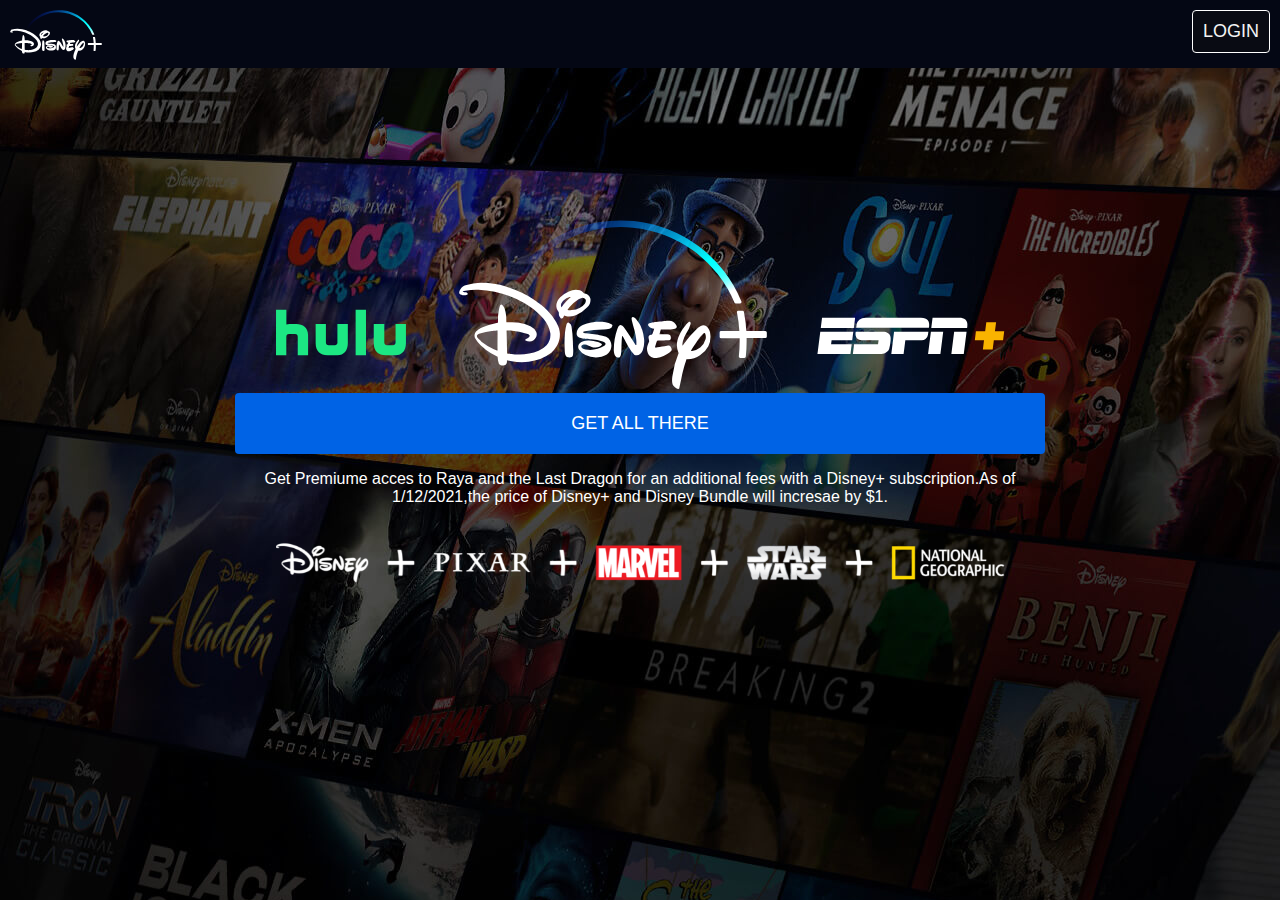
<file: DisneyClone/index.html>
<!DOCTYPE html>
<html lang="en">
<head>
    <link rel="stylesheet" href="styles.css" type="text/css">
    <meta charset="UTF-8">
    <meta http-equiv="X-UA-Compatible" content="IE=edge">
    <meta name="viewport" content="width=device-width, initial-scale=1.0">
    <title>Disney clone</title>
</head>

<body>

    
        <nav class="navbar">
            <div class="navbar-header">
              <a href="#" class="header-link"><img class="title header-logo" height=50px  src="image\logo.svg"/></a>
              <button class="button-big">Login</button>
            </div>
        </nav>
        <!--MAIN---->
        <div class="container">
        <main>
            <div class="landing-page" style="margin-top:80px;">
                <img src="image\cta-logo-one.svg" class="landing-page logo"style="margin-top:10px;"/>
               <a href="index2.html"><button class="logo-button">Get all there</button></a> 
                <p class="logo-p" style="color:white;">Get Premiume acces to Raya and the Last Dragon for an additional
                fees with a Disney+ subscription.As of 1/12/2021,the price of Disney+
                and Disney Bundle will incresae by $1.
                </p>
                <img src="image\cta-logo-two.svg.png" class="landing-page logo"style="margin-top:10px;"/>
            </div>
        </main>
    
</div>
</body>
</html>
</file>
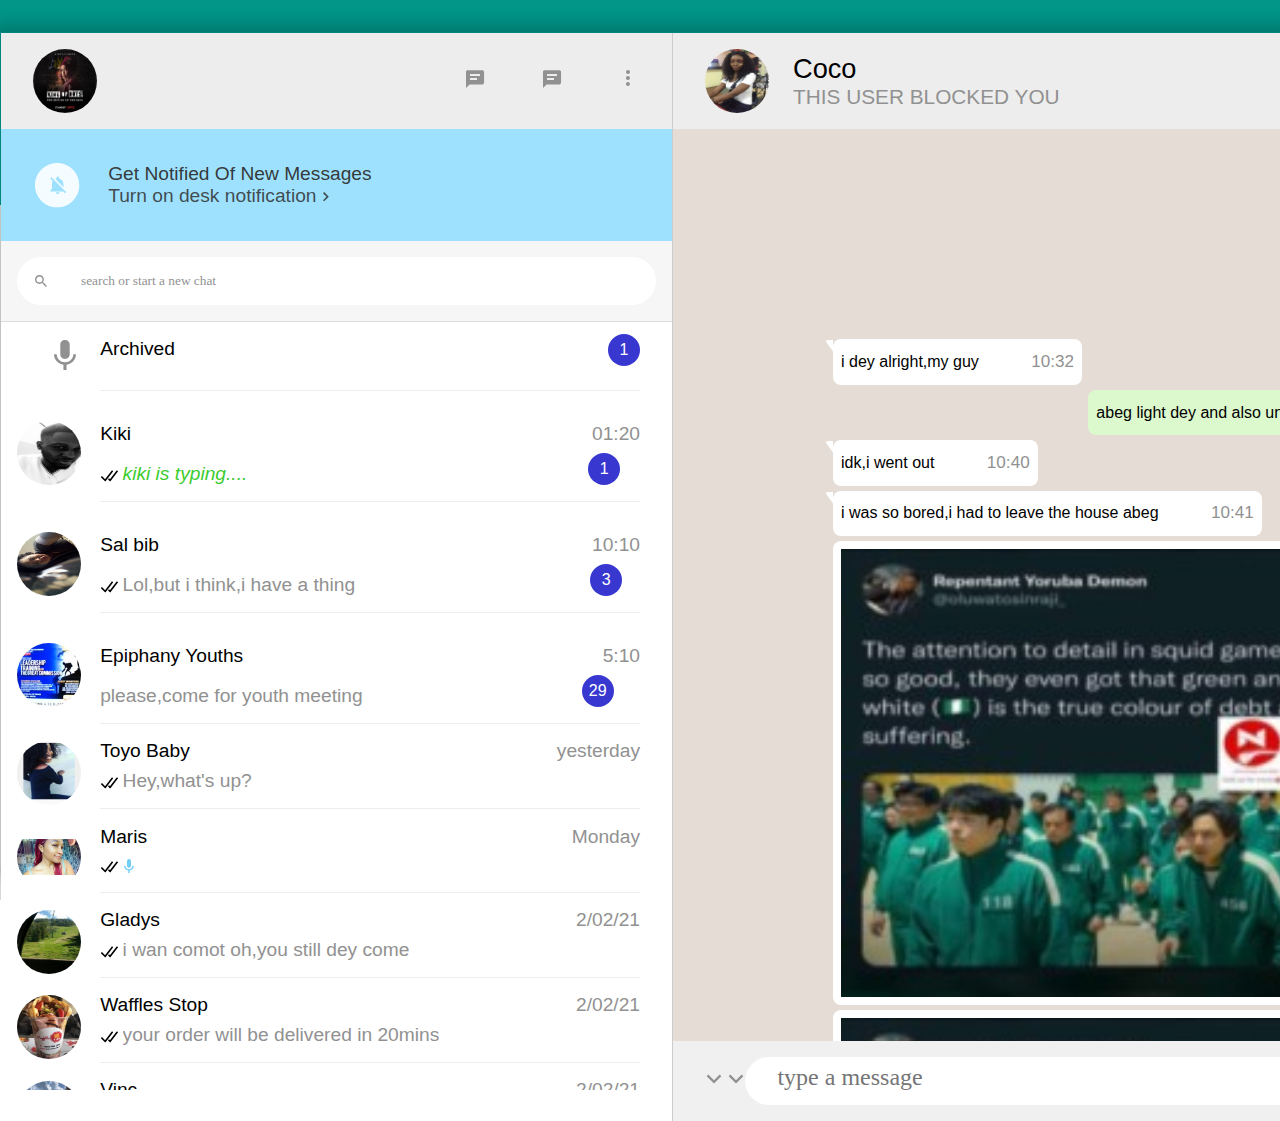
<file: WhatsAppWeb/index.html>
<!DOCTYPE html>
<html lang="en">
<head>
    <meta charset="UTF-8">
    <meta http-equiv="X-UA-Compatible" content="IE=edge">
    <meta name="viewport" content="width=device-width, initial-scale=1.0">
    <title>Whatsapp web</title>
    <link href="style.css" rel="stylesheet" type="text/css">
</head>
<body>
   <div class="grid">
       <!---App Backgrounnd-->
       <div class="top"></div>
<div class="bottom"></div>

<!----App-->
<div class="app">
<div class="sidebar">

    <!---sidebar header-->
    <div class="sidebar-header">
        <img href="#" src="images\king of boyse.PNG">
        <div class="sidebar-header-icons">
            <a href="#">
            <img src="images\message-icon.svg">
            <img src="images\message-icon.svg">
            <img src="images\menu-icon.svg">
        </a>
        </div>
    </div>
    <div class="sidebar-notification">
        <img src="images\notifications.svg">
        <div class="sidebarbar-notification-message">
            <span>Get Notified Of New Messages</span>
        <a href="#">Turn on desk notification
            <img src="images\gt-arrow.svg"></a>
        </div>
    </div>
    <!--------sidebar search bar------------->
    <div class="search-chat">
       <div class="search-bar">
           <img src="images\search-icon.svg">
           <input type="text" placeholder="search or start a new chat">
       </div>
    </div>
<!-----------THE CHATS------------------>
<div class="juicy-chats">
    <!-----archive--------->
<div class="chats1">
    <div class="chat-left1">
        <img src="images\audio-icon.svg">
        </div>
        <div class="chat-right">
            <div class="chat-right-top">
                <span class="contacts-name1">Archived</span>
                <span class="unread-messages">1</span>
            </div>
            
            <div class="chat-right-bottom-right">
                
                <span class="chats-options">
                  
                     </span>
            </div>
        
        </div>
</div>
    <!-------kiki---------->
<div class="chats">
    <div class="chat-left">
        <img src="images\IMG-20180829-WA0013.jpg">
        </div>
        <div class="chat-right">
            <div class="chat-right-top">
                <span class="contacts-name1">Kiki</span>
                <span class="chat-date">01:20</span>
            </div>
            <div class="chat-right-bottom">
                <div class="chat-right-bottom-left">
                    <img class="double-check-marks" src="images\double-check.svg">
                    <span class="message-typing">kiki is typing....</span>
                    <span class="unread-messages" style="margin-left: 21.3rem;">1</span>
                </div>
            </div>
            
            <div class="chat-right-bottom-right">
                <span class="chats-options">
            </span>
            </div>
        
        </div>
</div>
<!------------Sal bib-->
<div class="chats">
    <div class="chat-left">
        <img src="images\IMG_20171029_071759.jpg">
        </div>
        <div class="chat-right">
            <div class="chat-right-top">
                <span class="contacts-name1">Sal bib</span>
                <span class="chat-date">10:10</span>
            </div>
            <div class="chat-right-bottom">
                <div class="chat-right-bottom-left">
                    <img class="double-check-marks" src="images\double-check.svg">
                    <span class="chat-message">Lol,but i think,i have a thing </span>
                    <span class="unread-messages"style="margin-left: 14.7rem;"> 3</span>
                </div>
            </div>
             
            <div class="chat-right-bottom-right">
                
                <span class="chats-options">

                    
                </span>
            </div>
            
        </div>
</div>
<!-----------Epiphany Youths--------------->
<div class="chats">
    <div class="chat-left">
        <img src="images\church .jpg">
        </div>
        <div class="chat-right">
            <div class="chat-right-top">
                <span class="contacts-name1">Epiphany Youths</span>
                <span class="chat-date">5:10</span>
            </div>
            <div class="chat-right-bottom">
                <div class="chat-right-bottom-left">
                    <span class="chat-message-group">please,come for youth meeting</span>
                    <span class="unread-messages" style="margin-left: 13.7rem;">29</span>
                </div>
            </div>
            
            <div class="chat-right-bottom-right">
                
                <span class="chats-options">
                 
                </span>
            </div>
            
        </div>
</div>
<!------------toyo--------------->
<div class="chats">
    <div class="chat-left">
        <img src="images\IMG-20180504-WA0009.jpg">
        </div>
        <div class="chat-right">
            <div class="chat-right-top">
                <span class="contacts-name">Toyo Baby</span>
                <span class="chat-date">yesterday</span>
            </div>
            <div class="chat-right-bottom">
                <div class="chat-right-bottom-left">
                    <img class="double-check-marks" src="images\double-check.svg">
                    <span class="chat-message">Hey,what's up?</span>
                </div>
            </div>
            <!---
            <div class="chat-right-bottom-right">
                
                <span class="chats-options">
                    <img src="images\down-arrow.svg">
                </span>
            </div>
            -->
        </div>
</div>
<!---------Maris------------------>
<div class="chats">
    <div class="chat-left">
        <img src="images\IMG-20180824-WA0024.jpg">
        </div>
        <div class="chat-right">
            <div class="chat-right-top">
                <span class="contacts-name">Maris</span>
                <span class="chat-date">Monday</span>
            </div>
            <div class="chat-right-bottom">
                <div class="chat-right-bottom-left">
                    <img class="double-check-marks" src="images\double-check.svg">
                    <img class="mircophone-icon" src="images\microphone-seen.svg">
                    
                </div>
            </div>
             <!----
            <div class="chat-right-bottom-right">
                
                <span class="chats-options">
                    <img src="images\down-arrow.svg">
                </span>
            </div>
            -->
        </div>
</div>
<!------Gladys---------------->
<div class="chats">
    <div class="chat-left">
        <img src="images\IMG-20180625-WA0009.jpg">
        </div>
        <div class="chat-right">
            <div class="chat-right-top">
                <span class="contacts-name">Gladys</span>
                <span class="chat-date">2/02/21</span>
            </div>
            <div class="chat-right-bottom">
                <div class="chat-right-bottom-left">
                    <img class="double-check-marks" src="images\double-check.svg">
                    <span class="chat-message">i wan comot oh,you still dey come</span>
                
                
                
                </div>



            </div>
            <!----
           
            -->
        </div>
</div>
<!------waffle stop---------------->
<div class="chats">
    <div class="chat-left">
        <img src="images\IMG-20180217-WA0014.jpg">
        </div>
        <div class="chat-right">
            <div class="chat-right-top">
                <span class="contacts-name">Waffles Stop</span>
                <span class="chat-date">2/02/21</span>
            </div>
            <div class="chat-right-bottom">
                <div class="chat-right-bottom-left">
                    <img class="double-check-marks" src="images\double-check.svg">
                    <span class="chat-message">your order will be delivered in 20mins</span>
               
                
                </div>
            </div>
            <!----
            <div class="chat-right-bottom-right">
                
                <span class="chats-options">
                    <img src="images\down-arrow.svg">
                </span>
            </div>
            -->
        </div>
</div>
<!------VINC---------------->
<div class="chats">
    <div class="chat-left">
        <img src="images\titian.png">
        </div>
        <div class="chat-right">
            <div class="chat-right-top">
                <span class="contacts-name">Vinc</span>
                <span class="chat-date">2/02/21</span>
            </div>
            <div class="chat-right-bottom">
                <div class="chat-right-bottom-left">
                    <img class="single-check-marks" src="images\single-check.svg">
                    <span class="chat-message">Guy,where you dey,we dey turn up here</span>
               
                
                </div>
            </div>
             <!----
            <div class="chat-right-bottom-right">
                
                <span class="chats-options">
                    <img src="images\down-arrow.svg">
                </span>
            </div>
            -->
        </div>
</div>
<!------Unkown num---------------->
<div class="chats">
    <div class="chat-left">
        <img src="images\IMG-20180625-WA0009.jpg">
        </div>
        <div class="chat-right">
            <div class="chat-right-top">
                <span class="contacts-name">+234 905 534 3324</span>
                <span class="chat-date">3/01/21</span>
            </div>
            <div class="chat-right-bottom">
                <div class="chat-right-bottom-left">
                    <img class="double-check-marks" src="images\double-check.svg">
                    <span class="chat-message">Hey</span>
                </div>
            </div>
            <!----
            <div class="chat-right-bottom-right">
                
                <span class="chats-options">
                    <img src="images\down-arrow.svg">
                </span>
            </div>
            -->
        </div>
</div>

</div>
</div>
<div class="main">
    <!---main chat header-->
<div class="chat-window-header">
    <div class="chat-window-header-left">
        <img class="contact-image" src="images\IMG-20180214-WA0023.jpg">
        <div class="contact-name-and-status-container">
            <span class="chat-window-contact-name">Coco</span>
            <span class="chat-window-status-name">THIS USER BLOCKED YOU</span>
        </div>
    </div>
    <div class="chat-window-header-right">
        <img class="chat-window-search-icon" src="images\search-icon.svg">
    <img class="chat-window-menu-icon" src="images\menu-icon.svg">
    </div>
</div>

<!----chat window-------->
<div class="chat-window">
    <div class="sender">
        <span class="sender-message-tail"><img src="images\message-tail-sender.svg"/> </span>
        <span class="sender-message">How far?</span>
        <span class="message-time">10:30</span>
        <span class="message-status"><img src="images\double-check.svg"/> </span>

</div>
    <div class="reciever">
        <span class="reciever-message-tail"><img src="images\message-tail-receiver.svg"/> </span>
        <span class="reciever-message">i dey alright,my guy</span>
        <span class="message-time">10:32</span>
    </div>
    <div class="sender">
        <span class="sender-message-tail"><img src="images\message-tail-sender.svg"/> </span>
        <span class="sender-message">abeg light dey and also una cook,hunger dey wire me</span>
        <span class="message-time">10:36</span>
        <span class="message-status"><img src="images\double-check.svg"/> </span>

</div>
<div class="reciever">
    <span class="reciever-message-tail"><img src="images\message-tail-receiver.svg"/> </span>
    <span class="reciever-message">idk,i went out</span>
    <span class="message-time">10:40</span>
</div>

<div class="reciever">
    <span class="reciever-message-tail"><img src="images\message-tail-receiver.svg"/> </span>
    <span class="reciever-message">i was so bored,i had to leave the house abeg</span>
    <span class="message-time">10:41</span>
</div>
   

    <div class="reciever image-message">
      <span class="reciever-message"><img src="images\squid game.jpg"/> </span>
      <span class="message-time">10:41</span>
    </div>
    <div class="reciever image-message">
      <span class="reciever-message"></span><img src="images\squid game.jpg"/> </span>
      <span class="message-time">10:41</span>
</div>


<div class="reciever reciever-message-audio">

    <div class="audio-message">
        <div class="audio-message-left">
            <img src="images\audio-icon.svg">
        </div>

        <div class="audio-message-center">
            <div class="audio-message-center-top">
                <span class="audio-message-bar"></span>
                <input type="range"min="0"max="100" value="75">
            </div>

            <div class="audio-message-center-bottom">
                <div class="audio-message-bottom">
                <span class="audio-message-length">1:00</span>
                <span class="message-time">11:20</span>  
            </div>
            
        </div>
        
        </div>
 
        <div class="audio-message-right">
            <img class="audio-message-contact-image" src="images\IMG-20180214-WA0023.jpg">
            <img class="audio-message-mircophone" src="images\audio-icon.svg">
        </div>

</div>
</div>

<div class="sender">
    <span class="sender-message-tail"><img src="images\message-tail-sender.svg"/> </span>
    <span class="sender-message">hahahahahah</span>
    <span class="message-time">11:36</span>
    <span class="message-status"><img src="images\double-check.svg"/> </span>

</div> 

<div class="sender">
    
    <span class="sender-message">i have never laughed this hard</span>
    <span class="message-time">11:38 </span>
    <span class="message-status"><img src="images\double-check.svg"/> </span>

</div>
<!-------type-message-bar------------->
<div class="type-message-bar">
<div class="type-message-bar-left">
    <img src="images\down-arrow.svg "/>
    <img src="images\down-arrow.svg"/>
</div>
<div class="type-message-bar-center">
    <input type="text" placeholder="type a message">
</div>
<div class="type-message-bar-right">
<img src="images\audio-icon.svg">  
</div>
</div>
 

</div>
</div>
</div>


   </div>
</body>

</html>
</file>
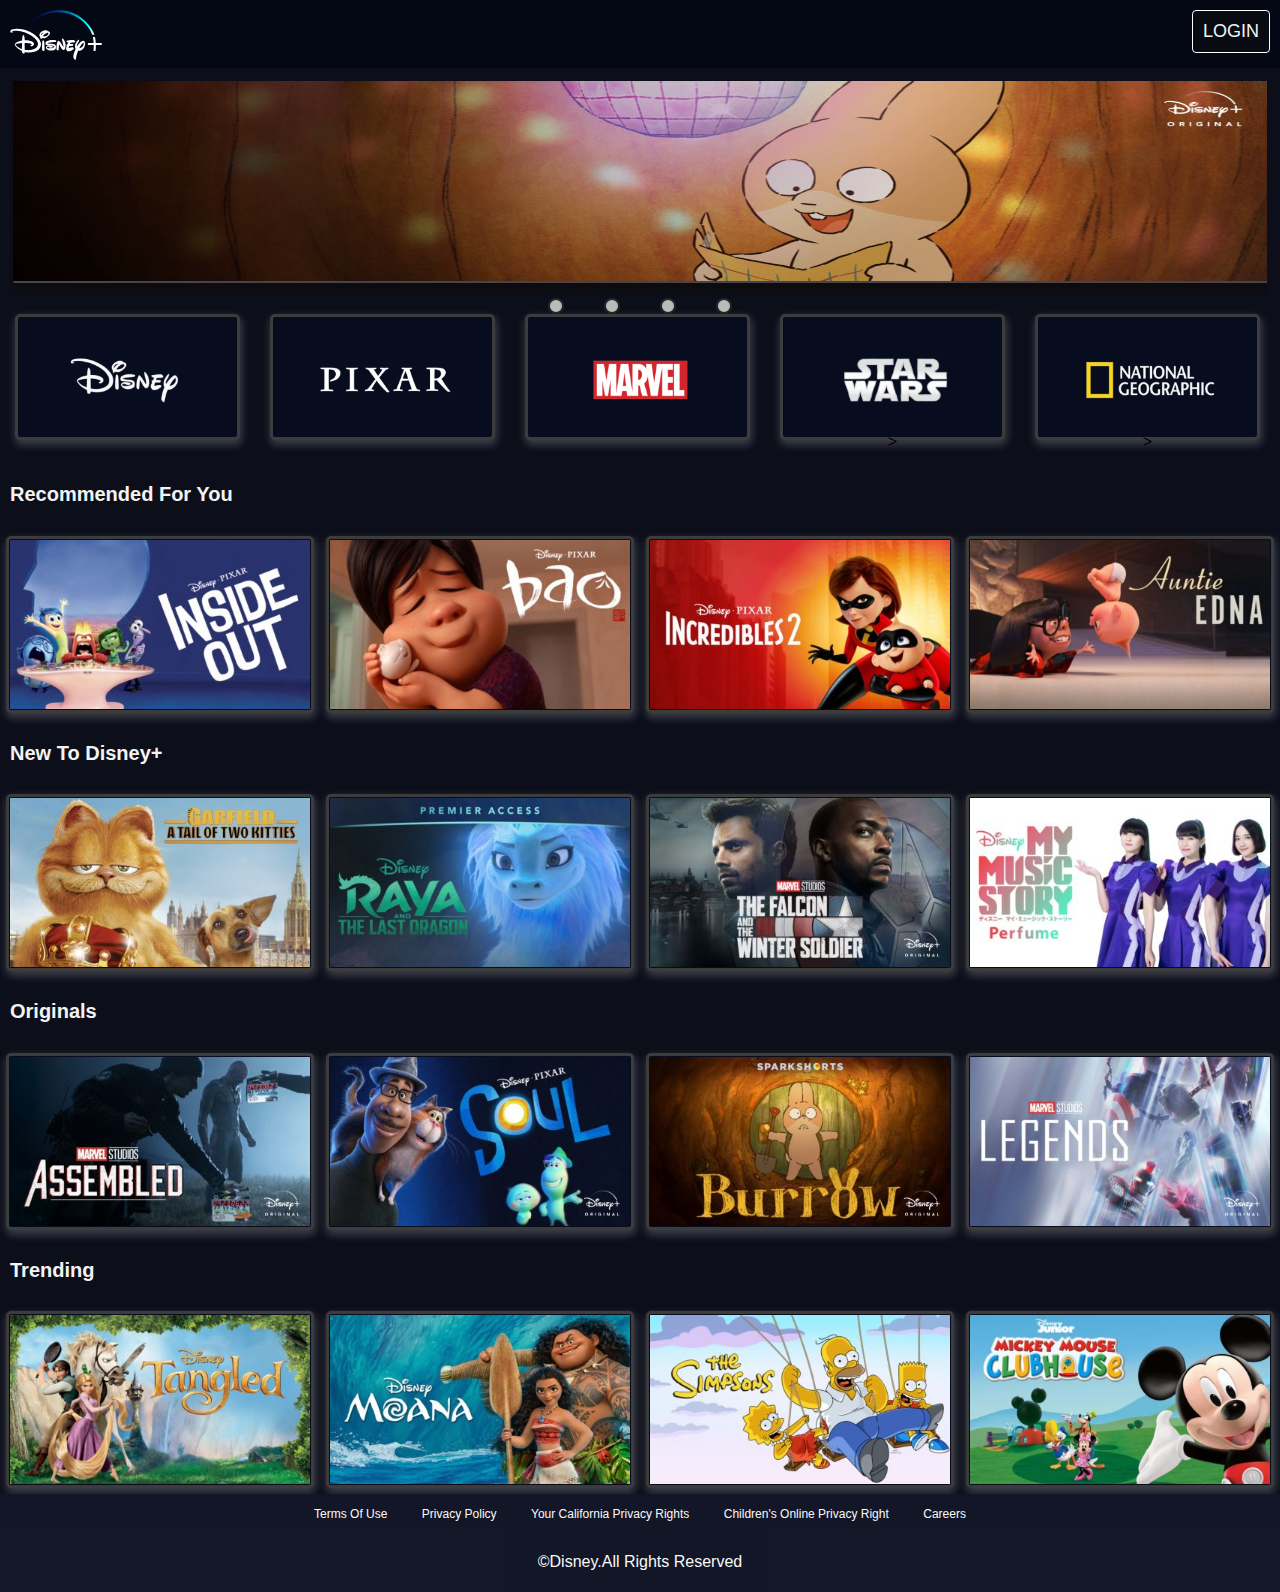
<file: DisneyClone/index2.html>
<!DOCTYPE htmlZ  <html lang="en">
<head>
<meta charset="UTF-8">
<meta http-equiv="X-UA-Compatible" content="IE=edge">                               
<meta name="viewport" content="width=device-width, initial-scale=1.0">
<link rel="stylesheet" href="styles2.css">
<title>Landing page</title>
</head>

<body>

    <nav class="navbar">
        <div class="navbar-header">
          <a href="#" class="header-link"><img class="title header-logo" height=50px  src="image\logo.svg"/></a>
          <button class="button-big">Login</button>
        </div>
    </nav>


<!---------Slides-------------->
<div class="slider">

    <div class="slides">


<!-----------Image RadioButtons---------------->
<input type="radio" name="radio-btn" id="radio1">
<input type="radio" name="radio-btn" id="radio2">
<input type="radio" name="radio-btn" id="radio3">
<input type="radio" name="radio-btn" id="radio4">
<!---end of RadioButton------->

<!---- div of Imageslides start---->
<div class="Image-slide first" style="width:100%;" >
<img src="image\badging4.jpeg"  class="image" alt="">
</div>

<div class="Image-slide" >
    <img src="image\bading7.jpeg"  class="image"alt="">
    </div>

    <div class="Image-slide" >
        <img src="image\bardging5.jpeg"  class="image"alt="">
        </div>

        <div class="Image-slide" >
            <img src="image\scale6.jpeg"  class="image"alt="">
            </div>    
<!---end of Image slides------->

<!---beginning  of auto slides------->
<div class="nav-auto">
    <div class="auto-btn1"></div>
    <div class="auto-btn2"></div>
    <div class="auto-btn3"></div>
    <div class="auto-btn4"></div>
</div>
<!---end of auto slides------->

    </div><!----end div of slides---->

<!---beginning  of manual nav-slides---->
<div class="Nav-manuel">
    <label for="radio1" class="Manuel-btn"></label>
    <label for="radio2" class="Manuel-btn"></label>
    <label for="radio3" class="Manuel-btn"></label>
    <label for="radio4" class="Manuel-btn"></label>
</div>
<!---end of manual slides---->


</div><!-----end div of slider----->
<!---------------------------------CARDS------------------------------------------------------->

<div class="main">
    
    <div class="card-row">
        
            <div class="cards"  >
                <img src="image\scale17.jpeg" >
            </div>
            <div class="cards">
                <img src="image\scale10.jpeg"></div>
            <div class="cards">
                <img src="image\scale7.jpeg"></div>
            <div class="cards">
                <img src="image\scale2.jpeg">></div>
            <div class="cards"   style="margin-inline-end:20px;">
                <img src="image\scale8.jpeg">></div>
    
    </div>


<!-----------------------------MOVIE SECION---------------------------------------------------------->
<div class="All-heading">
    <h1 class="heading">Recommended for you</h1>
</div>
<div class="down-rows">
            <div class = "column-image">
                <img src="image\scale11.jpeg" class="down-images" alt="">
             </div>
             <div class = "column-image">
                 <img src="image\scale3.jpeg" class="down-images"  alt="">
                </div>
             <div class = "column-image">
                 <img src="image\scale12.jpeg" class="down-images" alt="">
                </div>
             <div class = "column-image" >
                 <img src="image\scale.jpeg" class="down-images" alt="">
                </div>
</div>



<div class="All-heading">
    <h1 class="heading">New to disney+</h1>
</div>
<div class="down-rows">
            <div class = "column-image">
                <img src="image\scale9.jpeg" class="down-images" alt="">
             </div>
             <div class = "column-image">
                 <img src="image\scale15.jpeg" class="down-images"  alt="">
                </div>
             <div class = "column-image">
                 <img src="image\badging3.jpeg" class="down-images" alt="">
                </div>
             <div class = "column-image" >
                 <img src="image\scale13.jpeg" class="down-images" alt="">
                </div>
</div>



<div class="All-heading">
    <h1 class="heading">Originals</h1>
</div>
<div class="down-rows">
            <div class = "column-image">
                <img src="image\badging1.jpeg" class="down-images" alt="">
             </div>
             <div class = "column-image">
                 <img src="image\badging2.jpeg" class="down-images"  alt="">
                </div>
             <div class = "column-image">
                 <img src="image\bading7.jpeg" class="down-images" alt="">
                </div>
             <div class = "column-image" >
                 <img src="image\barding6.jpeg" class="down-images" alt="">
                </div>
</div>



<div class="All-heading"><h1>Trending</h1>
</div>
<div class="down-rows">
            <div class = "column-image">
                <img src="image\scale5.jpeg" class="down-images" alt="">
             </div>
             <div class = "column-image">
                 <img src="image\scale18.jpeg" class="down-images"  alt="">
                </div>
             <div class = "column-image">
                 <img src="image\scale4.jpeg" class="down-images" alt="">
                </div>
             <div class = "column-image" >
                 <img src="image\scale14.jpeg" class="down-images" alt="">
                </div>
</div>


</div><!----end of main div-->


<footer>
 

    <ul>
        <li> <a href="#" class="links">Terms of use</a></li>
        <li><a href="#" class="links">Privacy policy</a></li>
        <li><a href="#" class="links">your california privacy rights</a></li>
        <li><a href="#">Children's online privacy right</a></li>  
      <li><a href="#" class="links">careers</a></li>
    </ul>
    <p>&copy;Disney.All Rights Reserved</p>
</footer>

    
<script src="main.js" type="text/javascript">
  

</script>
</body>
</html>
</file>
<file: DisneyClone/styles.css>
:root{
    -color-1:#040714;
    -color-2:#090b13;
    -color-3:#0063e5;
    -color-4 :#f9f9f9;
    -color-5 :#000000;
    -color-6:#f3f3f3;
    
}
/*******
Body
FONT FAMILY
Avenir-Roman, sans-serif
FONT SIZE
16pxFONT STYLE
normal
FONT HEIGHT
normal********/
.container{
    width: 100%;
    max-width: 900px;
    margin: 0 auto;
    padding: 2px;
    padding-top: 10px;
    margin-top: 2rem;
}
body{
    font-family:Avenir-Roman, sans-serif;
    font-size: 16px;
    font-style: normal;
    font-weight: normal;
    margin: 0;
    background-image:url("image/login-background.jpeg");
    
}
/*****HEADER*******/
.navbar{
    background-color:#040714;
    height: 2rem;
    margin: 0  auto;
    height:3rem;
    padding:10px;

}
.navbar-header{
    
 display:flex;
 justify-content: space-between;
    align-items: flex-start;
}
.button-big{
    color:#f3f3f3;
    background-color:#090b13;
    padding:10px;
    border-radius:4px 4px 4px 4px;
    font-size: 18px;
    font-weight: 500;
    text-transform: uppercase;
font-family: Avenir-Roman, sans-serif;
    border:1px solid white;
}
/****MAIN********/
.landing-page{
    margin:0 auto ;
padding-top: 10px;
    text-align: center;
    max-width: 100%;
    width:90%;
}
.landing-page logo{
    width:90%;
    max-width:100%;
}
/*************/
.logo-button{
    text-align:center;
    color:white;
    background:#0063e5;
    cursor: pointer;
    padding:20px 10px;
    border-radius:4px 4px 4px 4px;
    font-size: 18px;
    font-weight: 500;
    border:none;
    width: 100%;
    text-transform: uppercase;
font-family: Avenir-Roman, sans-serif;

}
</file>
<file: WhatsAppWeb/style.css>
*{
    box-sizing: border-box;
    margin:0;
    padding:0;

}
 html,body{
     height:100%;
 }   
    body{
    font-family: 'Segoe UI', Tahoma, Geneva, Verdana, sans-serif;
}
a{
    text-decoration: none;
    color: inherit;
}
   /**variables***/
   :root{
       --background-green:#009688;
       --background-beige:#d7dbd6;
       --sidebar-header:#ededed;
       --notifications-text-color:rgba(48,48,48,0.96);
       --notification-link-color:rgba(48,48,48,0.85);
       --notification-background-color:#9de1fe;
       --search-bar-bg:#f6f6f6;
       --white:#ffffff;
       --text-gray:#919191;
       --chat-border:#ededed;
       --whatsapp-green:#3ccc2f;
       --scrollbar-color:#cccccc;
       --chat-window-scrollbar-color:#bab3ae;
       --box-shadow-color:#d5d5d5;
       --chat-hover-color:#f5f5f5;
       --chat-active-color:#ebebeb;
       --chat-window-beige:#e5ddd5;
       --sender-message-green:#dcf8cd;
       --type-message-bar:#f0f0f0;
--border-bottom:#919191;
--border-top:#919191;
   }
   /********
      MAIN
   ********/
.grid{  
    display: grid;
    height:100%;
    grid-template-columns: repeat(12, 1fr);
    grid-template-rows: 12.8rem 1fr;
}
/********
    APP BACKGROUND
   ********/
.top{
background:var(--background-green);
grid-column: 1 /-1;
grid-row: 1/2
}
.bottom{
    background:var(--background-beige);
    grid-column:1 /-1;
    grid-row:2/-1
}
/********
    APP BACKGROUND
   ********/
   .app{
    display: grid;
    grid-column: 1/-1;
    grid-row:1/-1;
    grid-template-columns:42rem 1fr;
    width:110rem;
    margin:2rem auto;
    border:1px solid rgba(0,0,0,0.1);
box-shadow: 0 0 1rem 0.5rem rgba(0,0,0,0.2);

       }
   
/********side bar********/
   .sidebar{
       grid-column: 1/2;
       background-color: var(--white);
       border-right:1px solid rgba(0,0,0,0.2) ;
   }
   .sidebar-header{
       background:var(--sidebar-header);
       justify-content: space-between;
       height: 6rem;
       display:flex;
       padding:1rem 2rem;
   }
   .sidebar-header> img{
border-radius: 50%;
height:4rem;
width:4rem;
cursor:pointer;
   }
   .sidebar-header-icons{
       display:flex;
       align-items:center;
       flex:1;
       justify-content: flex-end;
       
   }

   .sidebar-header-icons img:active{
       background: var(--box-shadow-color);
border-radius: 50%;
box-shadow: 0 0 1px 8px var(--box-shadow-color);
   }

   .sidebar-header-icons img:nth-child(2){
       margin:0 3rem;
   }
   /**********sidebar notification*************/
   .sidebar-notification{
       display:flex;
       align-items:center;
       background:var(--notification-background-color) ;
       height:7rem;
       padding:0 2rem;
       cursor:pointer;
   }
   .sidebarbar-notification>img{
margin-right:2rem;
   }
   .sidebarbar-notification-message{
       display:flex;
       flex-direction: column;
       flex:1;
       padding-left:1.7rem ;
   }
   .sidebarbar-notification-message span{
       font-size:1.2rem;
       color:var(--notifications-text-color)
   }
   .sidebarbar-notification-message a{
       font-size: 1.2rem;
       color:var(--notification-link-color)
   }
   .sidebarbar-notification-message img{
       vertical-align: middle;
   }
   .sidebarbar-notification-message a:hover{
       text-decoration: underline;
   }
   /*******sidebar search chat*****************/
   .search-chat{
       background: var(--search-bar-bg);
       border-bottom: 1px solid rgba(0,0,0,0.1);

   }
   .search-bar{
       display:flex;
       padding:1rem;
       border-bottom: 1px solid var(--chat_border);
   }
   .search-bar>img{
       width: 2rem;
       background:var(--white);
       border-top-left-radius: 2rem;
       border-bottom-left-radius:2rem ;
       padding-left: 1rem;
   }
   .search-bar input{
       outline:none;
       border:none;
       padding:1rem 1rem 1rem 2rem;
       flex:1;
       border-bottom-right-radius: 2rem;
       border-top-right-radius: 2rem;
       font-family:"Segoe UI";
   }
   .search-bar input::placeholder{
       color:var(--text-gray);
   }
   /**********chats****************/
   .juicy-chats{
       height:48rem;
       overflow-y:scroll;
       overflow-x:hidden;
   }
   .juicy-chats::-webkit-scrollbar{
       width:0.7rem;
       height:2rem;
   }
   .juicy-chats::-webkit-scrollbar-thumb{
       background-color: var(--scrollbar-color);
   }
.chats{
    display:flex;
    align-items:center;
    background:var(--white);
    padding:1rem 0 0 1rem;
   
cursor:pointer;
}
.chats1{
    display:flex;
    align-items:center;
    background:var(--white);
    padding:0 0 0 1rem;
   margin-top: 0;
   padding-bottom:0;
   margin-bottom: 0;
cursor:pointer;
}

.chats:hover{
    background:var(--chat-hover-color)

}

.chats:hover .chats-options{
    display: initial;
}
.active-chats{
    background: var(--chat-active-color) !important;
}
.chat-left img{
    width:4rem;
    height: 4rem;

border-radius: 50%;
}
.chat-left1 img{
    width:2rem;
    height: 2rem;
margin-left:2rem;
border-radius: 50%;
}
.chat-right{
    flex:1;
    display:flex;
    flex-direction:column;
    margin-right:2rem;
    margin-left:1.2rem;
    padding-bottom:1rem;
    border-bottom:1px solid var(--chat-border)
}
/*********this line will remove the border bottom of the last chat*********************/
.chats:last-of-type .chat-right{
    border-bottom:none;
}
.chat-right-top{
    display:flex;
    align-items:baseline;
    justify-content:space-between;
    margin-bottom:0.5rem;
}
.contacts-name{
    font-size:1.2rem;

}
.contacts-name1{
    font-size:1.2rem;
margin-top:1rem;
}
.chat-message,.chat-message-group,.message-typing{
    font-size:1.2rem;
}
.chat-message,.chat-message-group{
    white-space:nowrap ;
    overflow:hidden;
    text-overflow:ellipsis;
    max-width:28rem;
}
.chat-message-group{
    font-weight:500;
    color:var(--text-gray);
}
.chat-message{
    color:var(--text-gray);
}
.message-typing{
    color:var(--whatsapp-green);
    font-style: italic;
    font-weight:500;
}
.chat-date{
    color:var(--text-gray);
    font-size:1.2rem;
}
.chat-right-bottom{
    display:flex;
   
}
.chat-right-bottom-left{
    display:flex;
    align-items:flex-end;
    flex:1;
    margin-bottom:0;
}
.chat-right-bottom-right{
    display:flex;
    align-items:center;
    margin-left:30rem;
padding:0;
}

.unread-messages{
display:inline-block;
width:2rem;
height:2rem;
align-items: flex-end;
background: rgb(56, 56, 209);
color:var(--white);
font-weight:500;
border-radius:50%;
text-align:center;
line-height:2rem;
margin-top:0;
}
.chats-options{
    display:none;
    margin-right:0.5rem;
}
.chats-options img{
    vertical-align:middle;
}

.single-check-marks,
.double-check-marks{
margin-right:0.2rem;
color:gray;
}
.single-check-marks{
    width:1.2rem;

}
.double-check-marks{
    width:1.2rem;
    
}
.mircophone-icon{
    margin-right:0.3rem;
}
/****Main********/
.main{
    grid-column:2/-1;
    background:var(--chat-window-beige);
    position: relative;
}
/********main chat window header**********/
.chat-window-header{
    display:flex;
    justify-content: space-between;
    align-items: center;
    height:6rem;
    padding:1rem 2rem;
    background: var(--sidebar-header);
    cursor:pointer;
}
.chat-window-header-left{
display:flex;
align-items:center;
}
.contact-name-and-status-container{
    display:flex;
    flex-direction:column;
}
.contact-image{
    width:4rem;
    height:4rem;
    border-radius:50%;
    cursor:pointer;
    margin-right:1.5rem;
}
.chat-window-contact-name{
    font-size:1.7rem;
}
.chat-window-status-name{
    font-size:1.3rem;
    color:var(--text-gray)
}
.chat-window-menu-icon{
    margin-left:2rem;
}
.chat-window-menu-icon:active{
    background:var(--box-shadow-color);
    border-radius: 50%;
    box-shadow:0 0 1px 8px var(--box-shadow-color);
}
/**********Chat window **********************/
.chat-window{
    display:flex;
    flex-direction:column;
    padding:10rem 10rem 6rem 10rem;
    height:62rem;
    overflow:scroll;
    overflow-x: hidden;
    
    background-repeat:repeat;
}
.chat-window::-webkit-scrollbar{
    width:0.4rem;
    height:3rem;
}
.chat-window::-webkit-scrollbar-track{
    background:var(--chat-window-beige);
}
   
.chat-window::-webkit-scrollbar-thumb{
background:var(--chat-window-scrollbar-color);
} 
/*****sender and reciever*****/
.sender , .reciever{
border-radius: 0.5rem;

padding:0.8rem 0.5rem;
margin-bottom:0.3rem;
position:relative;
}
.sender{
background: var(--sender-message-green);
align-self:flex-end;
}
.reciever{
background: var(--white);
align-self: flex-start;
}
    
.sender-message, .reciever-message{
font-size:1,4rem;
margin-right:3rem;
}

.message-time, .audio-message-length{
color:var(--text-gray);
font-size:1.07rem;
}
.message-status-img{
vertical-align: bottom;
}

/****image message********/


.image-message{
    width:33rem;
    height:33rem;
    position: relative;
    padding: 0.5rem;
    cursor: pointer;
}
    
.image-message img{
        width:100%;
        height:100%;
}

.image-message .reciever-message{
margin-right:0;
display:flex;
justify-content: center;
align-items: center;
}


.image-message .message-time{
    position:absolute;
    bottom:1rem;
    right:2rem;
    color:var(--white)
}

/*****message-tail********/
.reciever-message-tail{
    width:1rem;
    height:1.3rem;
    position:absolute;
    top:0;
    } 

.sender-message-tail{
    width:0.6rem;
    height:1.9rem;
    position:absolute;
    top:-0;
    }

.reciever-message-tail{
    left:-0.5rem;
}
.sender-message-tail{
    right:-0.6rem
}
    /********audio message**********/
.reciever-message-audio{
    width:33rem;
}
.audio-message{
    display:flex;
    align-items:center;
    flex-wrap:wrap;
}

.audio-message-left{
    cursor:pointer;
}
.audio-message-center{
    position:relative;
    margin:0 1.5rem;
    flex:1;
}
/***input style***/
input[type="range"]:focus{
    outline:none;
}



input[type="range"]::-webkit-slider-thumb{
    -webkit-appearance: none;
    background:#30b6b6;
    cursor:pointer;
    height:1.5rem;
    width:1.5rem;
    border-radius:50%;
}
input[type="range"]{
    background:#d8d8d8;
    width:100%;
    height:0.5rem;
    -webkit-appearance: none;
    border-radius:1rem;
}
/*********8888audio-message-bar****/
.audio-message-bar{
    width:75% ;
    position: absolute;
    background:#30b6b6 ;
    left:0 ;
    height:0.5rem ;
    z-index:  1;
}
.audio-message-center-top{
    display:flex;
}
.audio-message-center-bottom{
    position:absolute;
    top:1.5rem;
}
.audio-message-bottom{
    display:flex;
    justify-content:space-between;

}
.audio-message-right{
    position:relative;
}
.audio-message-contact-image{
    width:5rem;
    height:5rem;
    border-radius:50%;
}
.audio-message-mircophone{
    width:2rem;
    position:absolute;
    bottom:0;
    left:-1rem;
}
/*****down-type-message-side******/
.type-message-bar{
    position:absolute;
    bottom:0;
    width:100%;
    left:0;
    display:flex;
    background:var(--type-message-bar);
    padding:1rem 2rem;
    justify-content:space-between;
    align-items:center;
    z-index:999;
}
.type-message-bar img{
    cursor:pointer;
}
.type-message-bar-left img::nth-of-type(2){
margin:0 2rem;
}
.type-message-bar-center{
flex:1;
}
.type-message-bar-center input{
width:100%;
outline:none;
border:none;
padding:1rem 1rem 1rem 2rem;
flex:1;
border-radius:2rem;
font-family:"Segou UI"
}
.type-message-bar-center input::-webkit-input-placeholder{
font-size:1.5rem;
}
.type-message-bar-right{
    margin-right:2rem;
}
</file>
<file: DisneyClone/styles2.css>
:root{
    -color-1:#040714;
    -color-2:#090b13;
    -color-3:#0063e5;
    -color-4 :#f9f9f9;
    -color-5 :#000000;
    -color-6:#f3f3f3;
    
}
/*******
Body
FONT FAMILY
Avenir-Roman, sans-serif
FONT SIZE
16pxFONT STYLE
normal
FONT HEIGHT
normal********/


body{
    background-color: #0c0f1a;
    font-family:Avenir-Roman, sans-serif;
    font-size: 16px;
    font-style: normal;
    font-weight: normal;
    margin: 0;
}

/*******************************HEADER*****************************************/
.navbar{
    background-color:#040714;
    height: 2rem;
    margin: 0  auto;
    height:3rem;
    padding:10px;

}
.navbar-header{
    
 display:flex;
 justify-content: space-between;
    align-items: flex-start;
}
.button-big{
    color:#f3f3f3;
    background-color:#090b13;
    padding:10px;
    border-radius:4px 4px 4px 4px;
    font-size: 18px;
    font-weight: 500;
    text-transform: uppercase;
font-family: Avenir-Roman, sans-serif;
    border:1px solid white;
}

.button-big:hover{
background-color:#f9f9f9;
color: #090b13;
cursor: pointer;
}
 /******************************************************************************************/
 .slider{
    display: flex;
    justify-content: center;
    align-content: center;
    flex-wrap: wrap;
    max-width:100%;
    object-fit: cover;
    border-radius:5px 5px 5px 5px;
    margin:0 auto;
    margin-top: 20px;

    position: relative;
    margin: 10px;
    margin-bottom: 0;
}

.slides{
    width:500%;
    height:220px;
    display:flex;
    overflow:hidden;
    margin-right:3px;
transition: 1s;
}


.slides input{
    display: none;
}

.Image-slide{
    min-width: 100%;
transition: 1s;
    box-shadow: 0 7px 8px 0 rgba(17, 11, 11, 0.863);
    margin:3px;
    border-radius: 2px;
    object-fit: cover;
    width:500%;
    height:200px;
    z-index: 1;
    border-bottom: rgba(255, 255, 255, 0.233) 2px solid;
}
.image{
    width:100%;
    height:200px;

}

/******************NAV-MANUEL***************************/
.Nav-manuel{
    width:100px;

        margin-top:0px;
        display:flex;
        justify-content:center;
    }
    .Manuel-btn{
   
    border:2px solid rgba(0,0,0,0.8); 
    padding:6px;
    border-radius:10px;
    cursor:pointer;
    transition:all 0.15s ease;
    background-color: #bbb;
    }
    
    .Manuel-btn:not(:last-child){
        margin-right:40px;
    }
        
    .Manuel-btn:hover{
    background:#090b13;
    }
    #radio1:checked ~ .first{
        margin-left:0;
    }
        
    #radio2:checked ~ .first{
        margin-left:-99.5%;
    }
            
    #radio3:checked ~ .first{
        margin-left:-198.9%;
    }
            
    #radio4:checked ~ .first{
      margin-left:-301%;
    }
    /***********************************NAV-AUTO************************/
    nav-auto{
        position:absolute;
        display:flex;
        width:px;
        justify-content:center;
        margin-top:257px;
        }
        
        .nav-auto div{
            border:3px solid white;
            padding:5px;
            border-radius:10px;
            transition:1s;
            }




 /************************************CARD COLLECTION**********************************************/
        .main{
        
            margin: 0 auto;
            margin-left: 0;
        }
        .card-row{
            flex-direction: row;
            width:100%;
            display: flex;
            margin-top: 50px;
            margin-bottom: 20px;
            justify-content: space-between;
            margin:0  auto;
            margin-bottom: 20px;    
 }

.cards{
    box-shadow: rgba(255, 255, 255, 0.2) 1px 4px 8px 1px;
    text-align: center;
    background-color: rgb(8, 12, 31);
    border: 3px solid rgb(60, 60, 60);
    border-radius: 5px;
    padding: 10px;
    width:330px; 
    height:100px;
    margin-inline:15px;
 }
 @media(max-width:600px){
    .card-row{
        display: flex;
        flex-direction: column;
        padding: 2px;
        margin: 10px;
 }
.cards{
    justify-content: space-between;
    margin-block: 15px;
    border-radius: 10px; 
}

}
 .cards img{
   width: 100%;
    height:100px;
    object-fit: cover; 
    border-radius: 10px; 

padding: 3px;
    
    text-align: center;
    
}
@media (max-width=900px){
.cards img{
    max-height:100px;
}
}
.cards:hover{
    background-color: rgba(92, 89, 89, 0.678);
}
/**************************MOVIE SECTION*****************************************/
.All-heading{
    text-transform: capitalize;
    color: #f3f3f3;
font-size: 10px;
box-sizing: border-box;
text-align: left;
clear: left;
padding: 10px;
}
.down-rows{
    display: flex;
    flex: 1;
    flex-direction: row;
    flex-wrap: wrap;

}

  
  .column-image {
    margin: 6px;
    padding: 1px;
    border-radius: 5px;
    display: flex;
    justify-content: center;
    align-items: center;
    flex: 1;
    flex-direction: column;
    color: white;
    box-sizing:border-box;

    
    box-shadow: rgba(255, 255, 255, 0.2) 1px 4px 8px 1px;
    text-align: center;
    background-color: rgb(8, 12, 31);
    border: 3px solid rgb(60, 60, 60);
  }
  
  @media (max-width:767px) {
    .column-image  {
      flex-basis: calc(50% - 12px);
    }
  }






.down-images{
    width:100%;
}
/*************************************************************/
footer{
    background-color: #131727f6;
   margin: 0 auto;
   display: inline-block;
   width: 100%;
}
footer ul{
    margin: 0px;
      padding:10px;
      
      text-align: center;
    }
    footer li {
      /*  float: left;  */
        list-style-type: none;
        line-height: 9px;
        height: 11px;
        margin:10px;
        padding: 0px 10px;
      display:inline;
      clear: left;
      padding:5px;
    }
    footer li a{
        text-decoration: none;
        text-transform: capitalize;
        
        color: #f9f9f9;
        font-size: 20px;
        font-size: 12px;
    }
p{
    text-align: center;
    color:#f9f9f9;
    padding: 5px;
    text-align: center;
    font-size: 16px;
}
/****************************
.down-rows{
    display: flex;
    justify-content: space-around;
    align-items: center;
    
   
}
@media screen and (max-width: 769px){
.down-rows {
    display: block;
    flex-wrap: wrap;
}
}

@media (max-width: 600px){
.column-image{
   float:left;
    width:33%;
    padding: 0  10px 10px 10px;
display: table;
flex: 50%;
}

}
.column-image{
    box-shadow: rgba(255, 255, 255, 0.2) 1px 4px 8px 1px;
    text-align: center;
    background-color: rgb(8, 12, 31);
    border: 3px solid rgb(60, 60, 60);
    border-radius: 5px;
    padding: 1px;
    width:50%;
    margin-inline:15px;
    margin-bottom: 15px;
    flex: 25%;
}

















**********/
</file>
